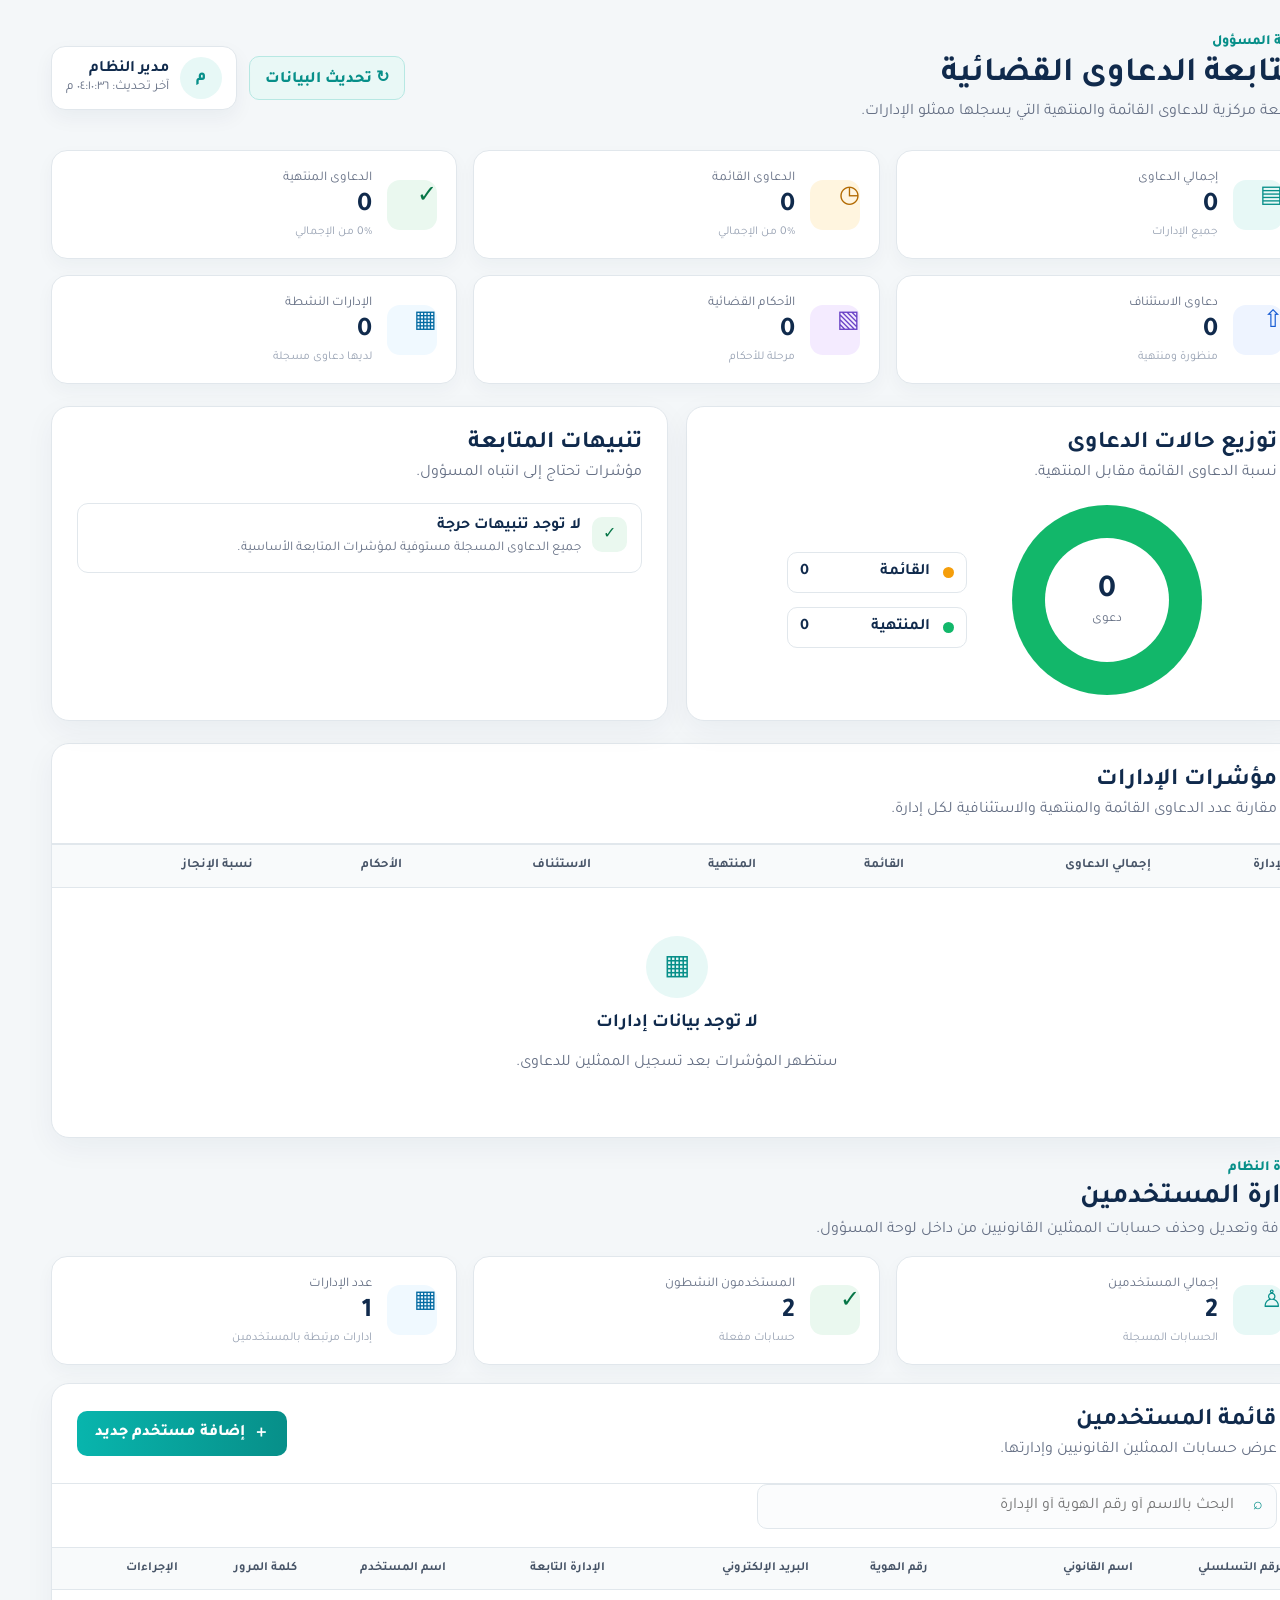
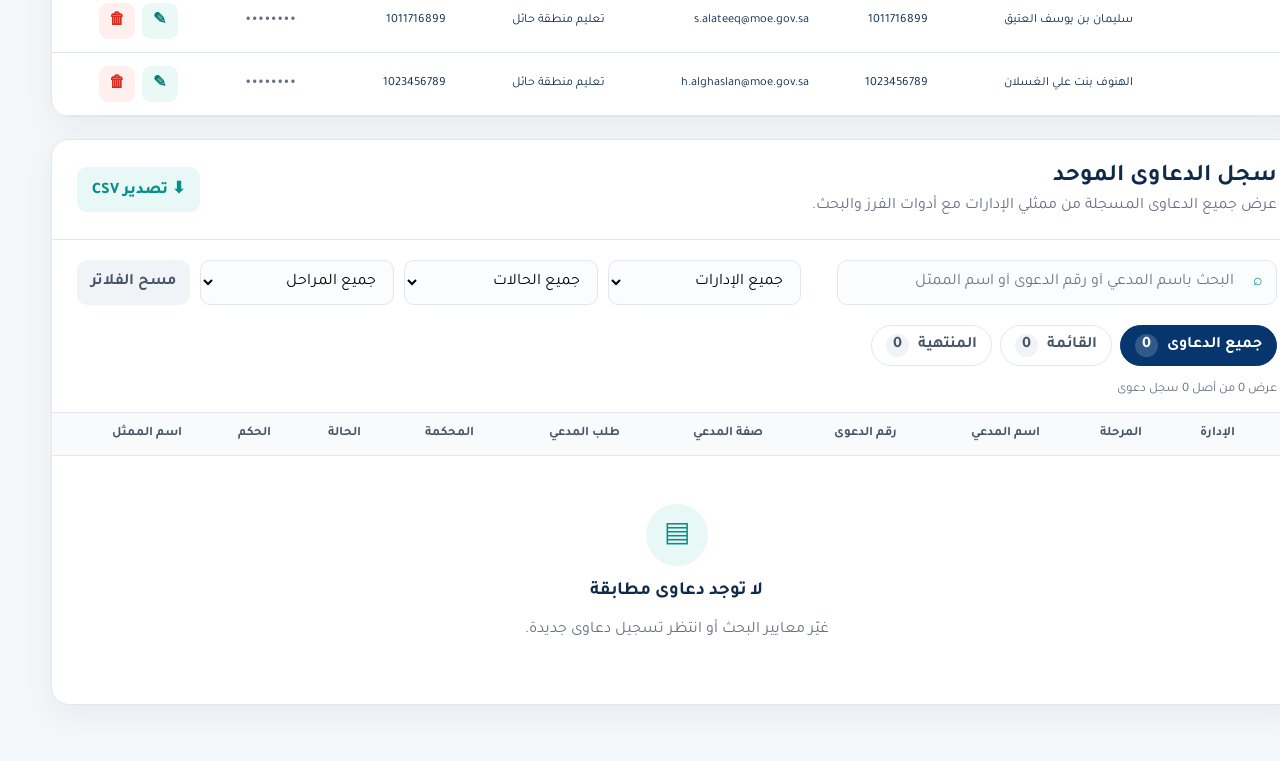
<file: admin-dashboard.html>
<!doctype html>
<html lang="ar" dir="rtl">
<head>
  <meta charset="utf-8">
  <meta name="viewport" content="width=device-width, initial-scale=1">
  <meta name="theme-color" content="#06376d">
  <title>لوحة متابعة الدعاوى | منصة الممثلين القانونيين</title>
  <link rel="preconnect" href="https://fonts.googleapis.com">
  <link rel="preconnect" href="https://fonts.gstatic.com" crossorigin>
  <link href="https://fonts.googleapis.com/css2?family=Tajawal:wght@400;500;700;800&display=swap" rel="stylesheet">
  <link rel="stylesheet" href="users.css">
  <link rel="stylesheet" href="admin-dashboard.css">
</head>
<body>
  <div class="app-shell">
    <aside class="sidebar">
      <div class="brand">
        <div class="brand-mark" aria-hidden="true">
          <span></span><span></span><span></span><span></span><span></span>
          <span></span><span></span><span></span><span></span><span></span>
        </div>
        <div>
          <strong>وزارة التعليم</strong>
          <small>منصة الممثلين القانونيين</small>
        </div>
      </div>

      <nav class="side-nav">
        <a href="admin-dashboard.html" class="nav-item active">
          <span class="nav-icon">⌂</span>
          <span>لوحة المتابعة</span>
        </a>
        <a href="#usersSection" class="nav-item">
          <span class="nav-icon">♙</span>
          <span>إدارة المستخدمين</span>
        </a>
        <a href="#departmentsSection" class="nav-item">
          <span class="nav-icon">▦</span>
          <span>مؤشرات الإدارات</span>
        </a>
        <a href="#casesSection" class="nav-item">
          <span class="nav-icon">▤</span>
          <span>سجل الدعاوى</span>
        </a>
      </nav>

      <a class="logout" href="index.html">تسجيل الخروج</a>
    </aside>

    <main class="main-content">
      <header class="topbar">
        <div>
          <p class="eyebrow">لوحة المسؤول</p>
          <h1>متابعة الدعاوى القضائية</h1>
          <p class="subtitle">متابعة مركزية للدعاوى القائمة والمنتهية التي يسجلها ممثلو الإدارات.</p>
        </div>

        <div class="admin-actions">
          <button type="button" class="refresh-btn" id="refreshDashboardBtn">↻ تحديث البيانات</button>
          <div class="profile">
            <div class="profile-avatar">م</div>
            <div>
              <strong>مدير النظام</strong>
              <small id="lastUpdatedText">صلاحية متابعة شاملة</small>
            </div>
          </div>
        </div>
      </header>

      <section class="stats-grid" aria-label="مؤشرات الدعاوى">
        <article class="stat-card">
          <span class="stat-icon">▤</span>
          <div>
            <small>إجمالي الدعاوى</small>
            <strong id="totalCases">0</strong>
            <span class="stat-note">جميع الإدارات</span>
          </div>
        </article>
        <article class="stat-card">
          <span class="stat-icon pending">◷</span>
          <div>
            <small>الدعاوى القائمة</small>
            <strong id="pendingCases">0</strong>
            <span class="stat-note" id="pendingRate">0% من الإجمالي</span>
          </div>
        </article>
        <article class="stat-card">
          <span class="stat-icon finished">✓</span>
          <div>
            <small>الدعاوى المنتهية</small>
            <strong id="finishedCases">0</strong>
            <span class="stat-note" id="finishedRate">0% من الإجمالي</span>
          </div>
        </article>
        <article class="stat-card">
          <span class="stat-icon appeal">⇧</span>
          <div>
            <small>دعاوى الاستئناف</small>
            <strong id="appealCases">0</strong>
            <span class="stat-note">منظورة ومنتهية</span>
          </div>
        </article>
        <article class="stat-card">
          <span class="stat-icon judgment">▧</span>
          <div>
            <small>الأحكام القضائية</small>
            <strong id="judgmentCases">0</strong>
            <span class="stat-note">مرحلة للأحكام</span>
          </div>
        </article>
        <article class="stat-card">
          <span class="stat-icon departments">▦</span>
          <div>
            <small>الإدارات النشطة</small>
            <strong id="activeDepartments">0</strong>
            <span class="stat-note">لديها دعاوى مسجلة</span>
          </div>
        </article>
      </section>

      <section class="analytics-grid">
        <article class="panel progress-panel">
          <div class="panel-header compact">
            <div>
              <h2>توزيع حالات الدعاوى</h2>
              <p>نسبة الدعاوى القائمة مقابل المنتهية.</p>
            </div>
          </div>
          <div class="progress-content">
            <div class="donut" id="casesDonut" aria-label="مخطط حالات الدعاوى">
              <div class="donut-center">
                <strong id="donutTotal">0</strong>
                <small>دعوى</small>
              </div>
            </div>
            <div class="legend">
              <div><span class="legend-dot pending-dot"></span><b>القائمة</b><strong id="legendPending">0</strong></div>
              <div><span class="legend-dot finished-dot"></span><b>المنتهية</b><strong id="legendFinished">0</strong></div>
            </div>
          </div>
        </article>

        <article class="panel alerts-panel">
          <div class="panel-header compact">
            <div>
              <h2>تنبيهات المتابعة</h2>
              <p>مؤشرات تحتاج إلى انتباه المسؤول.</p>
            </div>
          </div>
          <div class="alerts-list" id="alertsList"></div>
        </article>
      </section>

      <section class="panel" id="departmentsSection">
        <div class="panel-header">
          <div>
            <h2>مؤشرات الإدارات</h2>
            <p>مقارنة عدد الدعاوى القائمة والمنتهية والاستئنافية لكل إدارة.</p>
          </div>
        </div>
        <div class="table-wrap">
          <table class="summary-table">
            <thead>
              <tr>
                <th>الإدارة</th>
                <th>إجمالي الدعاوى</th>
                <th>القائمة</th>
                <th>المنتهية</th>
                <th>الاستئناف</th>
                <th>الأحكام</th>
                <th>نسبة الإنجاز</th>
              </tr>
            </thead>
            <tbody id="departmentsTableBody"></tbody>
          </table>
          <div class="empty-state" id="departmentsEmpty" hidden>
            <div class="empty-icon">▦</div>
            <h3>لا توجد بيانات إدارات</h3>
            <p>ستظهر المؤشرات بعد تسجيل الممثلين للدعاوى.</p>
          </div>
        </div>
      </section>


      <section class="admin-users-section" id="usersSection">
        <div class="section-heading">
          <div>
            <p class="eyebrow">إدارة النظام</p>
            <h2>إدارة المستخدمين</h2>
            <p>إضافة وتعديل وحذف حسابات الممثلين القانونيين من داخل لوحة المسؤول.</p>
          </div>
        </div>

        <section class="user-stats-grid">
          <article class="stat-card">
            <span class="stat-icon">♙</span>
            <div>
              <small>إجمالي المستخدمين</small>
              <strong id="totalUsers">0</strong>
              <span class="stat-note">الحسابات المسجلة</span>
            </div>
          </article>
          <article class="stat-card">
            <span class="stat-icon finished">✓</span>
            <div>
              <small>المستخدمون النشطون</small>
              <strong id="activeUsers">0</strong>
              <span class="stat-note">حسابات مفعلة</span>
            </div>
          </article>
          <article class="stat-card">
            <span class="stat-icon departments">▦</span>
            <div>
              <small>عدد الإدارات</small>
              <strong id="departmentsCount">0</strong>
              <span class="stat-note">إدارات مرتبطة بالمستخدمين</span>
            </div>
          </article>
        </section>

        <section class="panel users-management-panel">
          <div class="panel-header">
            <div>
              <h2>قائمة المستخدمين</h2>
              <p>عرض حسابات الممثلين القانونيين وإدارتها.</p>
            </div>
            <button class="primary-btn" id="openAddModal" type="button">
              <span>＋</span>
              إضافة مستخدم جديد
            </button>
          </div>

          <div class="users-toolbar">
            <div class="search-box users-search-box">
              <span>⌕</span>
              <input type="search" id="searchInput" placeholder="البحث بالاسم أو رقم الهوية أو الإدارة">
            </div>
          </div>

          <div class="table-wrap">
            <table class="users-table">
              <thead>
                <tr>
                  <th>الرقم التسلسلي</th>
                  <th>اسم القانوني</th>
                  <th>رقم الهوية</th>
                  <th>البريد الإلكتروني</th>
                  <th>الإدارة التابعة</th>
                  <th>اسم المستخدم</th>
                  <th>كلمة المرور</th>
                  <th>الإجراءات</th>
                </tr>
              </thead>
              <tbody id="usersTableBody"></tbody>
            </table>

            <div class="empty-state" id="emptyState" hidden>
              <div class="empty-icon">♙</div>
              <h3>لا يوجد مستخدمون</h3>
              <p>ابدأ بإضافة أول مستخدم جديد إلى النظام.</p>
            </div>
          </div>
        </section>
      </section>

      <section class="panel cases-panel" id="casesSection">
        <div class="panel-header cases-header">
          <div>
            <h2>سجل الدعاوى الموحد</h2>
            <p>عرض جميع الدعاوى المسجلة من ممثلي الإدارات مع أدوات الفرز والبحث.</p>
          </div>
          <button class="export-btn" id="exportCsvBtn" type="button">⬇ تصدير CSV</button>
        </div>

        <div class="filters">
          <div class="search-box">
            <span>⌕</span>
            <input id="caseSearchInput" type="search" placeholder="البحث باسم المدعي أو رقم الدعوى أو اسم الممثل">
          </div>
          <select id="departmentFilter">
            <option value="">جميع الإدارات</option>
          </select>
          <select id="statusFilter">
            <option value="">جميع الحالات</option>
            <option value="منظورة">القائمة</option>
            <option value="منتهية">المنتهية</option>
          </select>
          <select id="levelFilter">
            <option value="">جميع المراحل</option>
            <option value="إدارية">الدعاوى الإدارية</option>
            <option value="استئناف">دعاوى الاستئناف</option>
          </select>
          <button type="button" class="clear-btn" id="clearFilters">مسح الفلاتر</button>
        </div>

        <div class="tabs" role="tablist">
          <button class="tab active" data-tab="all" type="button">جميع الدعاوى <span id="allTabCount">0</span></button>
          <button class="tab" data-tab="pending" type="button">القائمة <span id="pendingTabCount">0</span></button>
          <button class="tab" data-tab="finished" type="button">المنتهية <span id="finishedTabCount">0</span></button>
        </div>

        <div class="results-meta" id="resultsMeta"></div>

        <div class="table-wrap">
          <table class="cases-table">
            <thead>
              <tr>
                <th>م</th>
                <th>الإدارة</th>
                <th>المرحلة</th>
                <th>اسم المدعي</th>
                <th>رقم الدعوى</th>
                <th>صفة المدعي</th>
                <th>طلب المدعي</th>
                <th>المحكمة</th>
                <th>الحالة</th>
                <th>الحكم</th>
                <th>اسم الممثل</th>
              </tr>
            </thead>
            <tbody id="adminCasesTableBody"></tbody>
          </table>
          <div class="empty-state" id="casesEmpty" hidden>
            <div class="empty-icon">▤</div>
            <h3>لا توجد دعاوى مطابقة</h3>
            <p>غيّر معايير البحث أو انتظر تسجيل دعاوى جديدة.</p>
          </div>
        </div>
      </section>
    </main>
  </div>


  <div class="modal-backdrop" id="userModal" hidden>
    <section class="modal" role="dialog" aria-modal="true" aria-labelledby="modalTitle">
      <header class="modal-header">
        <div>
          <p class="eyebrow">إدارة الحسابات</p>
          <h2 id="modalTitle">إضافة مستخدم جديد</h2>
        </div>
        <button class="icon-btn close-modal" type="button" aria-label="إغلاق">×</button>
      </header>

      <form id="userForm" novalidate>
        <input type="hidden" id="editingId">
        <div class="form-grid">
          <div class="field full">
            <label for="fullName">الاسم <span>*</span></label>
            <input id="fullName" type="text" placeholder="أدخل اسم الممثل القانوني" required>
            <small class="error" data-error-for="fullName"></small>
          </div>

          <div class="field">
            <label for="nationalId">رقم الهوية <span>*</span></label>
            <input id="nationalId" type="text" inputmode="numeric" maxlength="10" placeholder="10 أرقام" required>
            <small class="error" data-error-for="nationalId"></small>
          </div>

          <div class="field">
            <label for="email">البريد الإلكتروني <span>*</span></label>
            <input id="email" type="email" placeholder="example@moe.gov.sa" required>
            <small class="error" data-error-for="email"></small>
          </div>

          <div class="field full">
            <label for="department">الإدارة التابعة <span>*</span></label>
            <div class="department-control">
              <select id="department" required><option value="">اختر الإدارة</option></select>
              <button type="button" class="department-btn add-department-btn" id="openDepartmentModal" title="إضافة إدارة">＋</button>
              <button type="button" class="department-btn delete-department-btn" id="deleteDepartmentBtn" title="حذف الإدارة">🗑</button>
            </div>
            <small class="error" data-error-for="department"></small>
          </div>

          <div class="field full">
            <label for="userPassword">كلمة المرور المؤقتة <span>*</span></label>
            <div class="password-wrap">
              <input id="userPassword" type="password" placeholder="6 أحرف على الأقل" minlength="6" required>
              <button type="button" class="show-password" aria-label="إظهار كلمة المرور">◉</button>
            </div>
            <small class="field-help">اسم المستخدم يُنشأ تلقائيًا برقم الهوية، ويُطلب تغيير كلمة المرور عند أول دخول.</small>
            <small class="error" data-error-for="userPassword"></small>
          </div>
        </div>

        <div class="modal-actions">
          <button class="secondary-btn close-modal" type="button">إلغاء</button>
          <button class="primary-btn" type="submit" id="saveUserBtn"><span>＋</span> إضافة</button>
        </div>
      </form>
    </section>
  </div>

  <div class="modal-backdrop" id="deleteModal" hidden>
    <section class="modal confirm-modal" role="dialog" aria-modal="true" aria-labelledby="deleteTitle">
      <div class="delete-symbol">!</div>
      <h2 id="deleteTitle">تأكيد حذف المستخدم</h2>
      <p>سيتم حذف الحساب من الجدول نهائيًا. هل تريد المتابعة؟</p>
      <div class="modal-actions centered">
        <button class="secondary-btn" type="button" id="cancelDelete">إلغاء</button>
        <button class="danger-btn" type="button" id="confirmDelete">حذف المستخدم</button>
      </div>
    </section>
  </div>

  <div class="modal-backdrop" id="departmentModal" hidden>
    <section class="modal small-modal" role="dialog" aria-modal="true" aria-labelledby="departmentModalTitle">
      <header class="modal-header">
        <div>
          <p class="eyebrow">إدارة القوائم</p>
          <h2 id="departmentModalTitle">إضافة إدارة جديدة</h2>
        </div>
        <button class="icon-btn close-department-modal" type="button" aria-label="إغلاق">×</button>
      </header>

      <form id="departmentForm">
        <div class="field">
          <label for="newDepartmentName">اسم الإدارة <span>*</span></label>
          <input id="newDepartmentName" type="text" placeholder="أدخل اسم الإدارة" required>
          <small class="error" id="departmentNameError"></small>
        </div>
        <div class="modal-actions">
          <button class="secondary-btn close-department-modal" type="button">إلغاء</button>
          <button class="primary-btn" type="submit"><span>＋</span> إضافة الإدارة</button>
        </div>
      </form>
    </section>
  </div>

  <div class="toast" id="toast" role="status" aria-live="polite"></div>

  <div class="toast" id="adminToast" role="status" aria-live="polite"></div>

  <script src="shared.js"></script>
  <script src="admin-dashboard.js"></script>
  <script src="admin-users.js"></script>
</body>
</html>
</file>
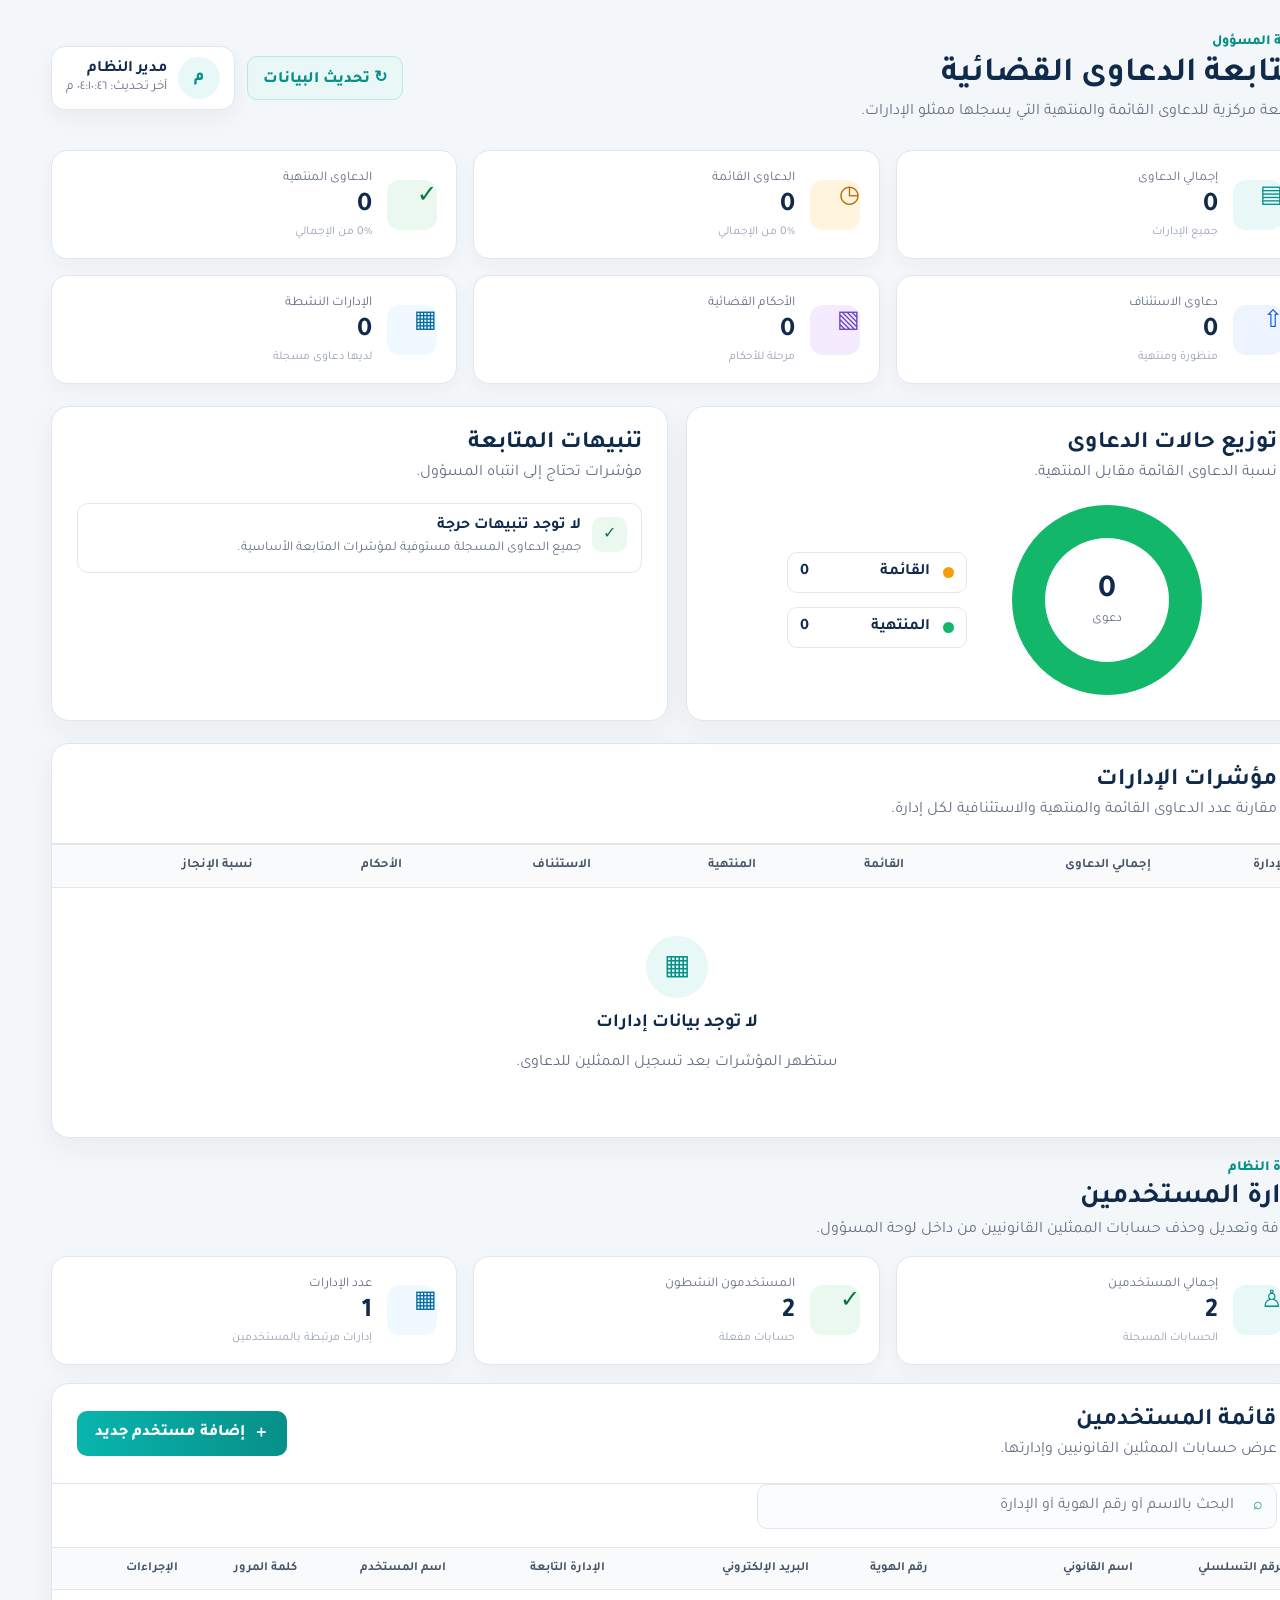
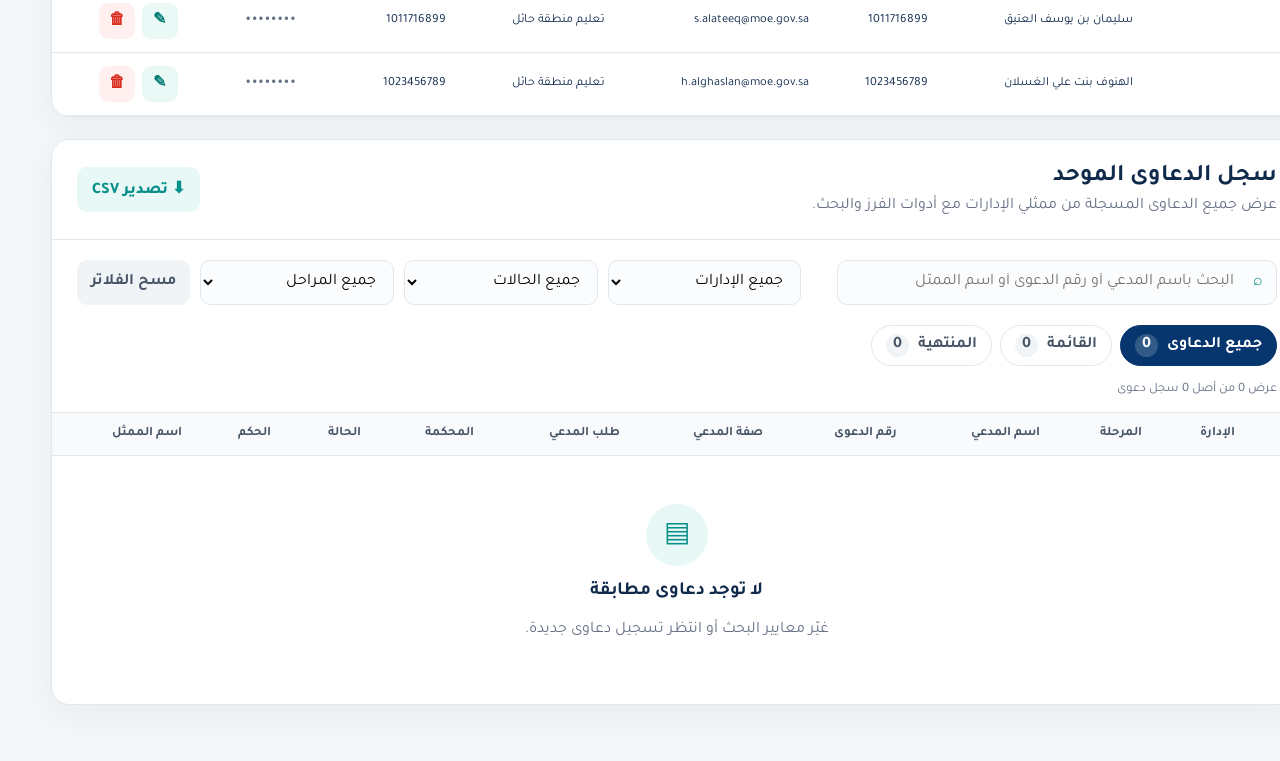
<file: users.html>
<!doctype html>
<html lang="ar" dir="rtl">
<head>
  <meta charset="utf-8">
  <meta http-equiv="refresh" content="0; url=admin-dashboard.html#usersSection">
  <title>تحويل إلى إدارة المستخدمين</title>
  <script>window.location.replace("admin-dashboard.html#usersSection");</script>
</head>
<body>
  <p>جارٍ الانتقال إلى إدارة المستخدمين داخل لوحة المسؤول...</p>
</body>
</html>
</file>
<file: users.css>
*{box-sizing:border-box}
:root{
  --navy:#06366d;
  --navy-dark:#052a55;
  --teal:#08b5ad;
  --teal-dark:#078f89;
  --surface:#fff;
  --page:#f4f7f9;
  --text:#102a4c;
  --muted:#667085;
  --line:#e1e7ec;
  --danger:#d92d20;
}
html,body{margin:0;min-height:100%}
body{
  font-family:"Tajawal",Arial,sans-serif;
  background:var(--page);
  color:var(--text)
}
button,input,select{font:inherit}
button{cursor:pointer}
.app-shell{min-height:100vh;display:grid;grid-template-columns:270px 1fr}
.sidebar{
  background:linear-gradient(180deg,var(--navy-dark),var(--navy));
  color:#fff;
  padding:28px 20px;
  display:flex;
  flex-direction:column;
  position:sticky;
  top:0;
  height:100vh
}
.brand{display:flex;align-items:center;gap:14px;padding:0 8px 28px;border-bottom:1px solid rgba(255,255,255,.15)}
.brand strong{display:block;font-size:19px}
.brand small{color:#bfddd9}
.brand-mark{width:48px;display:grid;grid-template-columns:repeat(5,7px);gap:3px;direction:ltr}
.brand-mark span{width:7px;height:7px;background:var(--teal);border-radius:50%}
.brand-mark span:nth-child(1),.brand-mark span:nth-child(10){opacity:.35}
.brand-mark span:nth-child(2),.brand-mark span:nth-child(9){transform:translateY(5px)}
.brand-mark span:nth-child(3),.brand-mark span:nth-child(8){transform:translateY(9px)}
.side-nav{display:grid;gap:9px;margin-top:30px}
.nav-item{
  text-decoration:none;color:#d8e5ee;padding:13px 14px;border-radius:10px;
  display:flex;align-items:center;gap:12px;transition:.2s
}
.nav-item:hover,.nav-item.active{background:rgba(8,181,173,.18);color:#fff}
.nav-item.active{border-right:3px solid var(--teal)}
.nav-icon{width:25px;text-align:center;font-size:20px}
.logout{
  margin-top:auto;text-decoration:none;color:#fff;background:rgba(255,255,255,.08);
  padding:13px 16px;border-radius:10px;text-align:center
}
.main-content{padding:34px clamp(24px,4vw,58px)}
.topbar{display:flex;justify-content:space-between;gap:25px;align-items:center;margin-bottom:28px}
.eyebrow{margin:0 0 4px;color:var(--teal-dark);font-size:14px;font-weight:800}
h1,h2,h3,p{margin-top:0}
h1{font-size:34px;margin-bottom:7px}
.subtitle,.panel-header p{color:var(--muted);margin-bottom:0}
.profile{
  background:#fff;border:1px solid var(--line);border-radius:14px;padding:10px 14px;
  display:flex;align-items:center;gap:11px;box-shadow:0 8px 20px rgba(16,42,76,.05)
}
.profile-avatar{
  width:42px;height:42px;border-radius:50%;display:grid;place-items:center;
  background:#e7f8f6;color:var(--teal-dark);font-weight:800
}
.profile strong,.profile small{display:block}
.profile small{color:var(--muted)}
.stats-grid{display:grid;grid-template-columns:repeat(3,minmax(0,1fr));gap:18px;margin-bottom:22px}
.stat-card{
  background:#fff;border:1px solid var(--line);border-radius:16px;padding:20px;
  display:flex;align-items:center;gap:15px;box-shadow:0 7px 18px rgba(16,42,76,.04)
}
.stat-icon{
  width:48px;height:48px;border-radius:12px;background:#e7f8f6;
  color:var(--teal-dark);display:grid;place-items:center;font-size:24px
}
.stat-card small{display:block;color:var(--muted);margin-bottom:5px}
.stat-card strong{font-size:26px}
.panel{
  background:#fff;border:1px solid var(--line);border-radius:18px;
  box-shadow:0 10px 30px rgba(16,42,76,.05);overflow:hidden
}
.panel-header{padding:24px 26px;display:flex;justify-content:space-between;gap:20px;align-items:center}
.panel-header h2{margin-bottom:6px}
.primary-btn,.secondary-btn,.danger-btn{
  min-height:45px;border:0;border-radius:10px;padding:0 18px;font-weight:800;
  display:inline-flex;align-items:center;justify-content:center;gap:8px
}
.primary-btn{background:linear-gradient(90deg,var(--teal),var(--teal-dark));color:#fff}
.primary-btn:hover{filter:brightness(.97)}
.secondary-btn{background:#f1f4f6;color:#344054}
.danger-btn{background:var(--danger);color:#fff}
.toolbar{padding:0 26px 20px}
.search-box{max-width:440px;position:relative}
.search-box span{position:absolute;right:15px;top:50%;transform:translateY(-50%);color:#667085}
.search-box input{
  width:100%;height:46px;border:1px solid var(--line);border-radius:10px;
  padding:0 45px 0 14px;outline:none;background:#fbfcfd
}
.search-box input:focus{border-color:var(--teal);box-shadow:0 0 0 3px rgba(8,181,173,.11)}
.table-wrap{overflow-x:auto;border-top:1px solid var(--line)}
table{width:100%;border-collapse:collapse;min-width:1050px}
th,td{text-align:right;padding:15px 16px;border-bottom:1px solid var(--line);vertical-align:middle}
th{background:#f8fafb;color:#475467;font-size:14px;white-space:nowrap}
tbody tr:hover{background:#fbfefe}
.serial{font-weight:800;color:var(--teal-dark)}
.password-mask{font-family:Arial;letter-spacing:2px;color:#667085}
.actions{display:flex;gap:8px}
.action-btn{
  width:38px;height:38px;border:0;border-radius:9px;display:grid;place-items:center;
  font-size:16px;font-weight:700
}
.edit-btn{background:#eaf8f6;color:#087d77}
.delete-btn{background:#fff0ef;color:var(--danger)}
.empty-state{text-align:center;padding:54px 20px}
.empty-icon{width:64px;height:64px;margin:0 auto 15px;border-radius:50%;display:grid;place-items:center;background:#e7f8f6;color:var(--teal-dark);font-size:30px}
.empty-state p{color:var(--muted)}
.modal-backdrop{
  position:fixed;inset:0;background:rgba(4,26,54,.56);display:grid;place-items:center;
  padding:20px;z-index:1000;backdrop-filter:blur(3px)
}
.modal-backdrop[hidden]{display:none}
.modal{
  width:min(700px,100%);max-height:90vh;overflow:auto;background:#fff;border-radius:18px;
  box-shadow:0 24px 70px rgba(4,26,54,.25);padding:26px;animation:pop .18s ease
}
@keyframes pop{from{transform:translateY(12px) scale(.98);opacity:0}to{transform:none;opacity:1}}
.modal-header{display:flex;justify-content:space-between;gap:20px;align-items:flex-start;margin-bottom:24px}
.modal-header h2{margin-bottom:0}
.icon-btn{border:0;background:#f1f4f6;width:38px;height:38px;border-radius:9px;font-size:25px;color:#344054}
.form-grid{display:grid;grid-template-columns:1fr 1fr;gap:18px}
.field.full{grid-column:1/-1}
.field label{display:block;font-weight:700;margin-bottom:8px}
.field label span{color:var(--danger)}
.field input,.field select{
  width:100%;height:49px;border:1px solid #d6dde5;border-radius:9px;
  padding:0 13px;background:#fbfcfd;outline:none
}
.field input:focus,.field select:focus{border-color:var(--teal);box-shadow:0 0 0 3px rgba(8,181,173,.11)}
.password-wrap{position:relative}
.password-wrap input{padding-left:46px}
.show-password{position:absolute;left:7px;top:6px;width:36px;height:36px;border:0;background:transparent;border-radius:8px}
.show-password:hover{background:#edf7f6}
.error{display:block;min-height:18px;color:var(--danger);font-size:13px;margin-top:5px}
.modal-actions{display:flex;justify-content:flex-end;gap:10px;margin-top:26px}
.modal-actions.centered{justify-content:center}
.confirm-modal{text-align:center;width:min(460px,100%)}
.delete-symbol{
  width:62px;height:62px;margin:0 auto 16px;border-radius:50%;display:grid;place-items:center;
  background:#fff0ef;color:var(--danger);font-size:32px;font-weight:800
}
.confirm-modal p{color:var(--muted);line-height:1.7}
.toast{
  position:fixed;left:26px;bottom:26px;background:#067647;color:#fff;
  padding:13px 18px;border-radius:10px;box-shadow:0 12px 30px rgba(0,0,0,.18);
  transform:translateY(25px);opacity:0;pointer-events:none;transition:.25s;z-index:2000
}
.toast.show{transform:none;opacity:1}
@media(max-width:980px){
  .app-shell{grid-template-columns:1fr}
  .sidebar{height:auto;position:relative;padding:18px}
  .side-nav{grid-template-columns:repeat(4,1fr);margin-top:18px}
  .nav-item{justify-content:center}
  .nav-item span:last-child{display:none}
  .logout{margin-top:18px}
  .main-content{padding:24px}
}
@media(max-width:720px){
  .topbar,.panel-header{align-items:flex-start;flex-direction:column}
  .profile{width:100%}
  .stats-grid{grid-template-columns:1fr}
  .primary-btn{width:100%}
  .form-grid{grid-template-columns:1fr}
  .field.full{grid-column:auto}
}

.department-control{
  display:grid;
  grid-template-columns:1fr 48px 48px;
  gap:8px;
  align-items:center
}
.department-btn{
  width:48px;height:49px;border:0;border-radius:9px;
  display:grid;place-items:center;font-size:20px;font-weight:800
}
.add-department-btn{background:#e7f8f6;color:var(--teal-dark)}
.delete-department-btn{background:#fff0ef;color:var(--danger)}
.department-btn:hover{filter:brightness(.97)}
.small-modal{width:min(500px,100%)}
@media(max-width:520px){
  .department-control{grid-template-columns:1fr 46px 46px}
}
</file>
<file: admin-dashboard.css>
*{box-sizing:border-box}
:root{
  --navy:#06366d;--navy-dark:#052a55;--teal:#08b5ad;--teal-dark:#078f89;
  --surface:#fff;--page:#f4f7f9;--text:#102a4c;--muted:#667085;--line:#e1e7ec;
  --warning:#f59e0b;--success:#12b76a;--danger:#d92d20;--purple:#7f56d9
}
html,body{margin:0;min-height:100%}
body{font-family:"Tajawal",Arial,sans-serif;background:var(--page);color:var(--text)}
button,input,select{font:inherit}
button{cursor:pointer}
.app-shell{min-height:100vh;display:grid;grid-template-columns:275px 1fr}
.sidebar{
  background:linear-gradient(180deg,var(--navy-dark),var(--navy));color:#fff;padding:28px 20px;
  display:flex;flex-direction:column;position:sticky;top:0;height:100vh
}
.brand{display:flex;align-items:center;gap:14px;padding:0 8px 28px;border-bottom:1px solid rgba(255,255,255,.15)}
.brand strong{display:block;font-size:19px}.brand small{color:#bfddd9}
.brand-mark{width:48px;display:grid;grid-template-columns:repeat(5,7px);gap:3px;direction:ltr}
.brand-mark span{width:7px;height:7px;background:var(--teal);border-radius:50%}
.side-nav{display:grid;gap:9px;margin-top:30px}
.nav-item{
  text-decoration:none;color:#d8e5ee;padding:13px 14px;border-radius:10px;
  display:flex;align-items:center;gap:12px;transition:.2s
}
.nav-item:hover,.nav-item.active{background:rgba(8,181,173,.18);color:#fff}
.nav-item.active{border-right:3px solid var(--teal)}
.nav-icon{width:25px;text-align:center;font-size:20px}
.logout{margin-top:auto;text-decoration:none;color:#fff;background:rgba(255,255,255,.09);padding:13px 16px;border-radius:10px;text-align:center}
.main-content{padding:34px clamp(24px,4vw,58px)}
.topbar{display:flex;justify-content:space-between;gap:25px;align-items:center;margin-bottom:28px}
.eyebrow{margin:0 0 4px;color:var(--teal-dark);font-size:14px;font-weight:800}
h1,h2,h3,p{margin-top:0}h1{font-size:34px;margin-bottom:7px}.subtitle{color:var(--muted);margin-bottom:0}
.profile{background:#fff;border:1px solid var(--line);border-radius:14px;padding:10px 14px;display:flex;align-items:center;gap:11px;box-shadow:0 8px 20px rgba(16,42,76,.05)}
.profile-avatar{width:42px;height:42px;border-radius:50%;display:grid;place-items:center;background:#e7f8f6;color:var(--teal-dark);font-weight:800}
.profile strong,.profile small{display:block}.profile small{color:var(--muted)}
.stats-grid{display:grid;grid-template-columns:repeat(3,minmax(0,1fr));gap:16px;margin-bottom:22px}
.stat-card{background:#fff;border:1px solid var(--line);border-radius:16px;padding:19px;display:flex;align-items:center;gap:15px;box-shadow:0 7px 18px rgba(16,42,76,.04)}
.stat-icon{width:50px;height:50px;border-radius:13px;background:#e7f8f6;color:var(--teal-dark);display:grid;place-items:center;font-size:24px;flex:0 0 auto}
.stat-icon.pending{background:#fff5df;color:#b26a00}.stat-icon.finished{background:#eaf8ef;color:#067647}
.stat-icon.appeal{background:#eef4ff;color:#175cd3}.stat-icon.judgment{background:#f4ebff;color:#6941c6}
.stat-icon.departments{background:#f0f9ff;color:#026aa2}
.stat-card small,.stat-card strong,.stat-card span{display:block}
.stat-card small{color:var(--muted);margin-bottom:4px}.stat-card strong{font-size:27px}.stat-note{font-size:12px;color:#98a2b3;margin-top:2px}
.panel{background:#fff;border:1px solid var(--line);border-radius:18px;box-shadow:0 10px 30px rgba(16,42,76,.05);overflow:hidden;margin-bottom:22px}
.panel-header{padding:23px 25px;display:flex;justify-content:space-between;gap:18px;align-items:center;border-bottom:1px solid var(--line)}
.panel-header.compact{border-bottom:0;padding-bottom:10px}.panel-header h2{margin-bottom:5px}.panel-header p{color:var(--muted);margin-bottom:0}
.analytics-grid{display:grid;grid-template-columns:1fr 1fr;gap:18px}
.progress-content{padding:12px 25px 25px;display:flex;align-items:center;justify-content:center;gap:45px}
.donut{width:190px;height:190px;border-radius:50%;display:grid;place-items:center;background:conic-gradient(var(--warning) 0deg,#e9eef2 0deg)}
.donut::before{content:"";position:absolute;width:124px;height:124px;border-radius:50%;background:#fff}
.donut{position:relative}.donut-center{position:relative;z-index:1;text-align:center}.donut-center strong{display:block;font-size:32px}.donut-center small{color:var(--muted)}
.legend{display:grid;gap:14px;min-width:180px}.legend div{display:grid;grid-template-columns:16px 1fr auto;gap:8px;align-items:center;padding:10px 12px;border:1px solid var(--line);border-radius:10px}
.legend-dot{width:11px;height:11px;border-radius:50%}.pending-dot{background:var(--warning)}.finished-dot{background:var(--success)}
.alerts-list{padding:10px 25px 25px;display:grid;gap:10px}.alert-item{padding:13px 14px;border-radius:11px;border:1px solid var(--line);display:flex;gap:11px;align-items:flex-start}
.alert-item strong,.alert-item small{display:block}.alert-item small{color:var(--muted);margin-top:3px;line-height:1.5}
.alert-icon{width:35px;height:35px;border-radius:10px;display:grid;place-items:center;flex:0 0 auto}
.alert-warning .alert-icon{background:#fff4e5;color:#b54708}.alert-info .alert-icon{background:#eaf4ff;color:#175cd3}.alert-success .alert-icon{background:#eaf8ef;color:#067647}
.table-wrap{overflow-x:auto}table{width:100%;border-collapse:collapse}
th,td{text-align:right;padding:13px 14px;border-bottom:1px solid var(--line);vertical-align:middle}
th{background:#f8fafb;color:#475467;font-size:13px;white-space:nowrap}td{font-size:13px}
.summary-table{min-width:850px}.cases-table{min-width:1250px}
.progress-bar{width:130px;height:8px;background:#edf1f4;border-radius:999px;overflow:hidden;display:inline-block;margin-left:8px;vertical-align:middle}
.progress-fill{height:100%;background:linear-gradient(90deg,var(--teal),var(--success));border-radius:999px}
.rate-label{font-weight:800;color:#344054}
.cases-header{align-items:center}.export-btn{border:0;border-radius:10px;background:#e7f8f6;color:var(--teal-dark);padding:11px 15px;font-weight:800}
.filters{display:grid;grid-template-columns:minmax(260px,1.8fr) repeat(3,minmax(150px,.75fr)) auto;gap:10px;padding:20px 25px}
.search-box{position:relative}.search-box span{position:absolute;right:14px;top:50%;transform:translateY(-50%);color:var(--teal-dark)}
.search-box input,.filters select{width:100%;height:45px;border:1px solid var(--line);border-radius:10px;background:#fbfcfd;outline:none;padding:0 13px}
.search-box input{padding-right:42px}.search-box input:focus,.filters select:focus{border-color:var(--teal);box-shadow:0 0 0 3px rgba(8,181,173,.1)}
.clear-btn{height:45px;border:0;border-radius:10px;background:#f1f4f6;color:#475467;padding:0 14px;font-weight:700}
.tabs{display:flex;gap:8px;padding:0 25px 16px}.tab{border:1px solid var(--line);background:#fff;color:#475467;border-radius:999px;padding:8px 14px;font-weight:700}
.tab span{display:inline-grid;place-items:center;min-width:23px;height:23px;border-radius:999px;background:#f1f4f6;margin-right:5px}
.tab.active{background:var(--navy);border-color:var(--navy);color:#fff}.tab.active span{background:rgba(255,255,255,.18)}
.results-meta{padding:0 25px 14px;color:var(--muted);font-size:13px}
.status-badge,.level-badge{display:inline-flex;align-items:center;justify-content:center;border-radius:999px;padding:6px 10px;font-size:12px;font-weight:800;white-space:nowrap}
.status-pending{background:#fff4d6;color:#9a6700}.status-finished{background:#e8f8ef;color:#067647}
.level-admin{background:#eef4ff;color:#175cd3}.level-appeal{background:#f4ebff;color:#6941c6}
.empty-state{text-align:center;padding:48px 20px}.empty-icon{width:62px;height:62px;margin:0 auto 14px;border-radius:50%;display:grid;place-items:center;background:#e7f8f6;color:var(--teal-dark);font-size:28px}
.empty-state p{color:var(--muted)}.toast{position:fixed;left:24px;bottom:24px;background:#067647;color:#fff;padding:13px 18px;border-radius:10px;opacity:0;transform:translateY(18px);transition:.2s;pointer-events:none}.toast.show{opacity:1;transform:none}
@media(max-width:1150px){.stats-grid{grid-template-columns:repeat(2,1fr)}.filters{grid-template-columns:1fr 1fr}.analytics-grid{grid-template-columns:1fr}}
@media(max-width:780px){.app-shell{grid-template-columns:1fr}.sidebar{height:auto;position:relative}.side-nav{grid-template-columns:repeat(4,1fr)}.nav-item{justify-content:center}.nav-item span:last-child{display:none}.logout{margin-top:18px}.main-content{padding:24px}.topbar{align-items:flex-start;flex-direction:column}.profile{width:100%}.stats-grid{grid-template-columns:1fr}.filters{grid-template-columns:1fr}.progress-content{flex-direction:column;gap:20px}}

.admin-actions{display:flex;align-items:center;gap:12px}
.refresh-btn{
  border:1px solid #b7e8e3;
  background:#e9f8f6;
  color:var(--teal-dark);
  border-radius:10px;
  min-height:44px;
  padding:0 15px;
  font-weight:800;
  cursor:pointer;
}
.refresh-btn:hover{background:#d9f2ef}
@media(max-width:780px){
  .admin-actions{width:100%;flex-direction:column;align-items:stretch}
  .refresh-btn{width:100%}
}

html{scroll-behavior:smooth}
.admin-users-section{scroll-margin-top:24px;margin-bottom:22px}
.section-heading{margin:8px 0 16px}
.section-heading h2{font-size:28px;margin-bottom:6px}
.section-heading p:last-child{color:var(--muted);margin-bottom:0}
.user-stats-grid{display:grid;grid-template-columns:repeat(3,minmax(0,1fr));gap:16px;margin-bottom:18px}
.users-management-panel{margin-bottom:22px}
.users-toolbar{padding:0 25px 18px}
.users-search-box{max-width:520px}
.users-table{min-width:1120px}
.users-table th,.users-table td{font-size:12.5px}
.users-table .actions{display:flex;gap:7px}
.users-table .action-btn{width:36px;height:36px;border:0;border-radius:9px;display:grid;place-items:center}
.users-table .edit-btn{background:#eaf8f6;color:#087d77}
.users-table .delete-btn{background:#fff0ef;color:#d92d20}
.users-table .serial{font-weight:800;color:var(--teal-dark)}
.users-table .password-mask{letter-spacing:2px;color:#667085}
#usersSection .primary-btn,#userModal .primary-btn,#departmentModal .primary-btn{
  min-height:45px;border:0;border-radius:10px;padding:0 18px;font-weight:800;
  display:inline-flex;align-items:center;justify-content:center;gap:8px;
  background:linear-gradient(90deg,var(--teal),var(--teal-dark));color:#fff
}
#userModal,#deleteModal,#departmentModal{z-index:1500}
#toast{z-index:1700}
.field-help{display:block;color:var(--muted);font-size:12px;margin-top:6px}
@media(max-width:900px){.user-stats-grid{grid-template-columns:1fr}}
</file>
